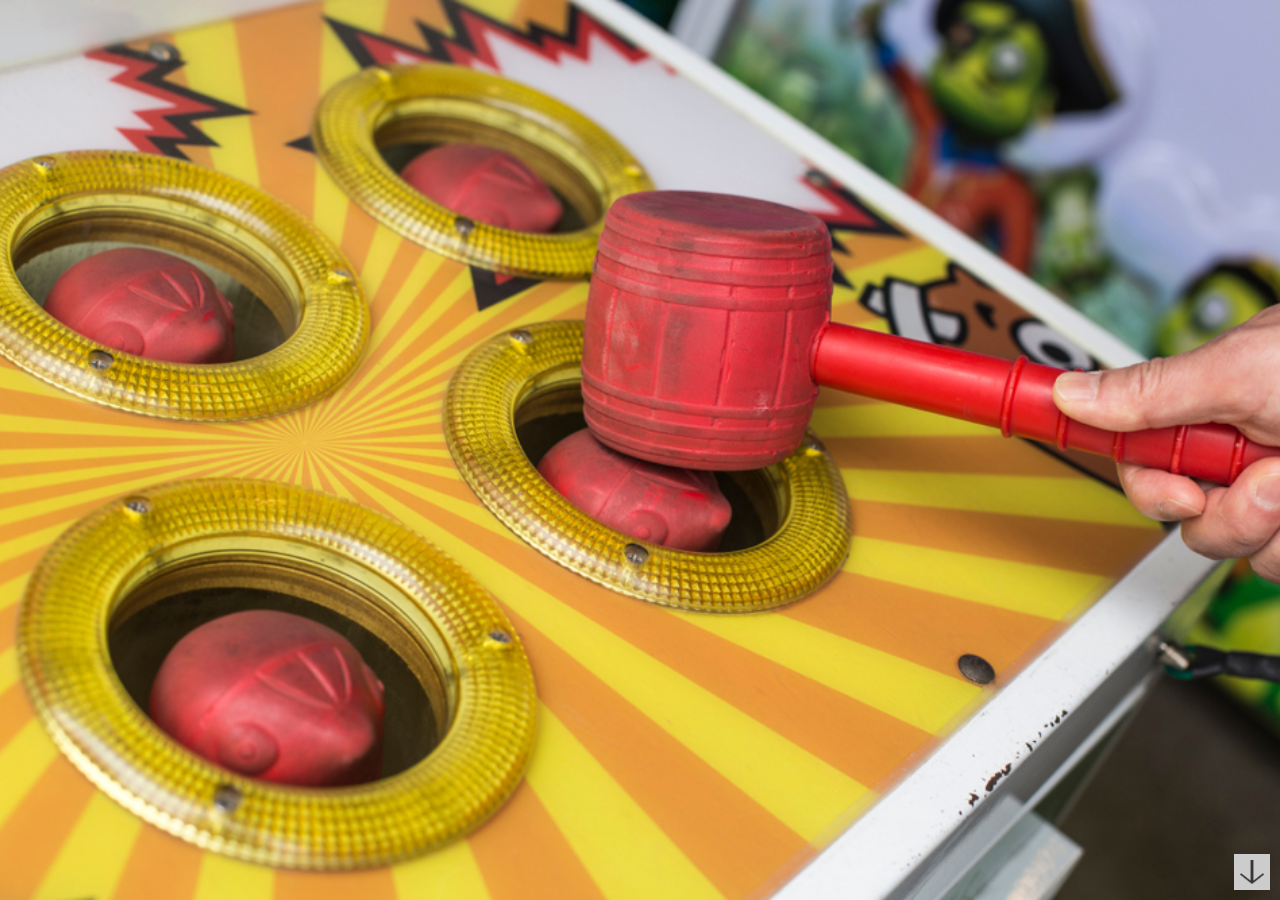
<file: index.html>
<!DOCTYPE html>
<html lang="pt-BR">
    <head>
        <meta charset="UTF-8">
        <meta name="viewport" content="width=device-width, initial-scale=1.00">

        <!--Link CSS-->
        <link rel="stylesheet" href="CSS/style.css">

        <title>Whack-A-Mole</title>

    </head>
    <body>
        <section>
            <div class="banner">
                <img src="images/Whac-A-Mole.jpg" alt="Imagem do jogo físico">
            </div>
        </section>
        <footer>
            <div class="nextPage">
                <a href="regras.html" class="circulo">
                    <img src="images/arrow-down.png" alt="seta para baixo" class="arrow">
                </a>
            </div>
        </footer>
    </body>
</html>
</file>
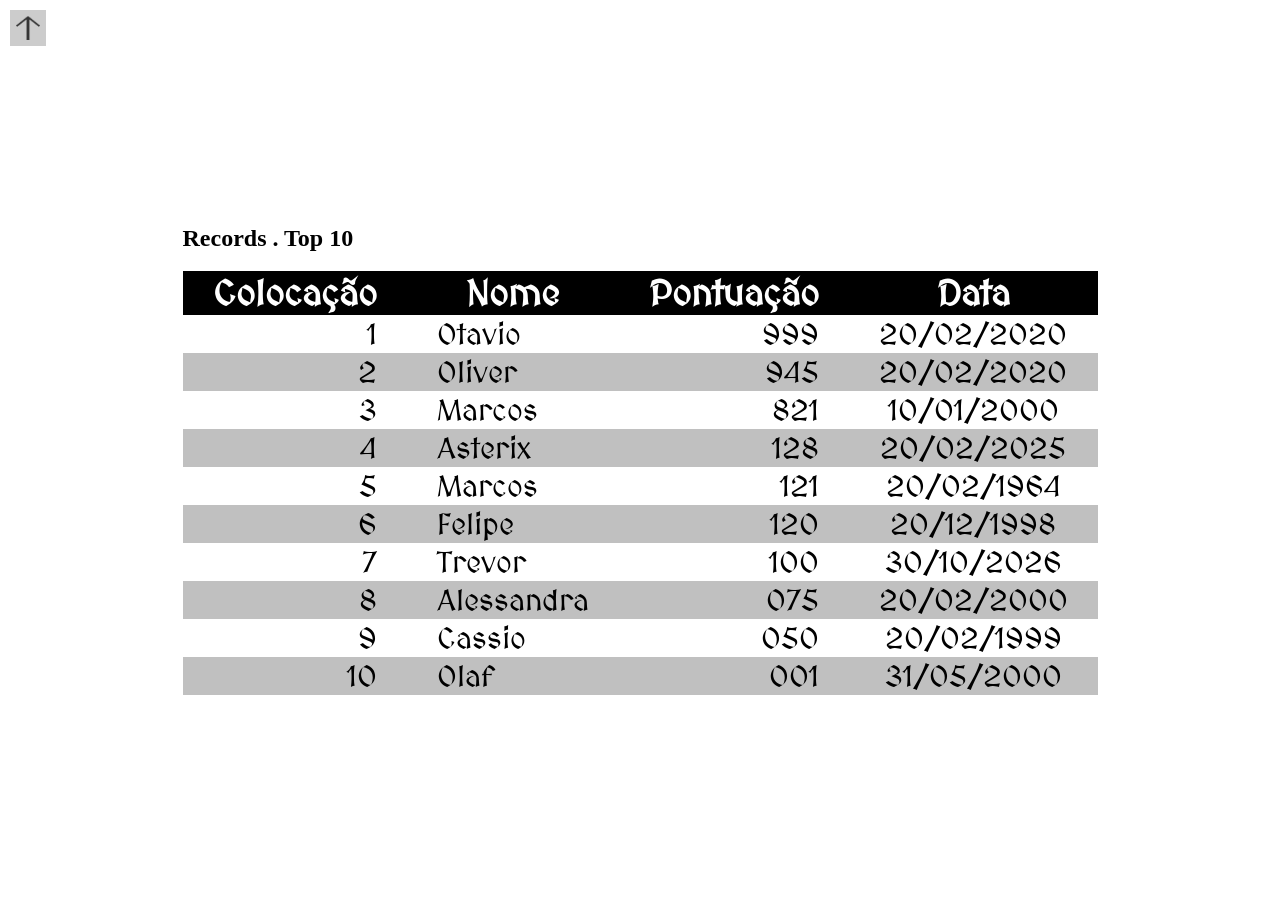
<file: recordes.html>
<!DOCTYPE html>
<html lang="pt-BR">
    <head>
        <meta charset="UTF-8">
        <meta name="viewport" content="width=device-width, initial-scale=1.00">

        <!--Link CSS-->
        <link rel="stylesheet" href="CSS/style.css">

        <!--Fonte Medieval Sharp-->
        <link rel="preconnect" href="https://fonts.googleapis.com">
        <link rel="preconnect" href="https://fonts.gstatic.com" crossorigin>
        <link href="https://fonts.googleapis.com/css2?family=Bungee+Spice&family=MedievalSharp&display=swap" rel="stylesheet">

        <title>Recordes do Whack-A-Mole</title>

    </head>
    <body>
        <header>
            <div class="previousPage">
                <a href="tabuleiro.html" class="circulo">
                    <img src="images/arrow-up.png" alt="seta para cima" class="arrow">
                </a>
            </div>
        </header>
        <section class="records">
            <div>
                <h2 class="heading">Records . Top 10</h2>
                <table>
                    <thead>
                        <tr><th>Colocação</th><th>Nome</th><th>Pontuação</th><th>Data</th></tr>
                    </thead>
                    <tbody>
                        <tr>
                            <td>1</td><td>Otavio</td><td>999</td><td>20/02/2020</td>
                        </tr>
                         <tr>
                            <td>2</td><td>Oliver</td><td>945</td><td>20/02/2020</td>
                        </tr>
                         <tr>
                            <td>3</td><td>Marcos</td><td>821</td><td>10/01/2000</td>
                        </tr>
                         <tr>
                            <td>4</td><td>Asterix</td><td>128</td><td>20/02/2025</td>
                        </tr>
                         <tr>
                            <td>5</td><td>Marcos</td><td>121</td><td>20/02/1964</td>
                        </tr>
                         <tr>
                            <td>6</td><td>Felipe</td><td>120</td><td>20/12/1998</td>
                        </tr>
                         <tr>
                            <td>7</td><td>Trevor</td><td>100</td><td>30/10/2026</td>
                        </tr>
                         <tr>
                            <td>8</td><td>Alessandra</td><td>075</td><td>20/02/2000</td>
                        </tr>
                         <tr>
                            <td>9</td><td>Cassio</td><td>050</td><td>20/02/1999</td>
                        </tr>
                         <tr>
                            <td>10</td><td>Olaf</td><td>001</td><td>31/05/2000</td>
                        </tr>
                    </tbody>
                </table>
            </div>
        </section>
    </body>
</html>
</file>
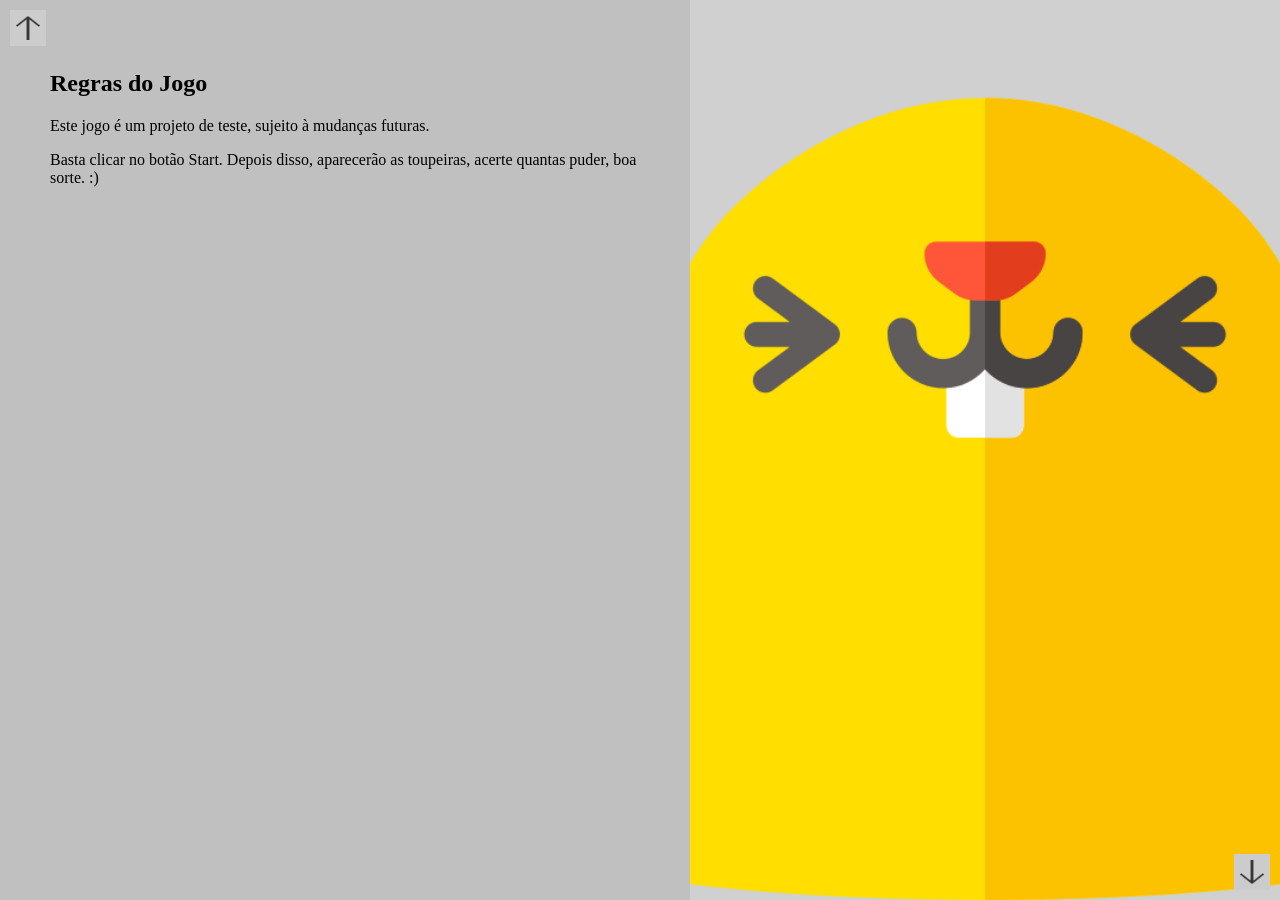
<file: regras.html>
<!DOCTYPE html>
<html lang="pt-BR">
    <head>
        <meta charset="UTF-8">
        <meta name="viewport" content="width=device-width, initial-scale=1.00">

        <!--Link CSS-->
        <link rel="stylesheet" href="CSS/style.css">
        
        <title>Regras do Jogo</title>

    </head>
    <body>
        <header>
            <div class="previousPage">
                <a href="index.html" class="circulo">
                    <img src="images/arrow-up.png" alt="seta para cima" class="arrow">
                </a>
            </div>
        </header>
        <section class="regras">
            <div class="contentBox">
                <h2 class="heading">Regras do Jogo</h2>
                <p class="text">
                    Este jogo é um projeto de teste, sujeito à mudanças futuras.
                </p>
                <p class="text">
                    Basta clicar no botão Start. Depois disso, aparecerão as toupeiras,
                    acerte quantas puder, boa sorte. :)
                </p>
            </div>
            <div class="imgBox"></div>
        </section>
        <footer>
            <div class="nextPage">
                <a href="tabuleiro.html" class="circulo">
                    <img src="images/arrow-down.png" alt="seta para baixo" class="arrow">
                </a>
            </div>
        </footer>
    </body>
</html>
</file>
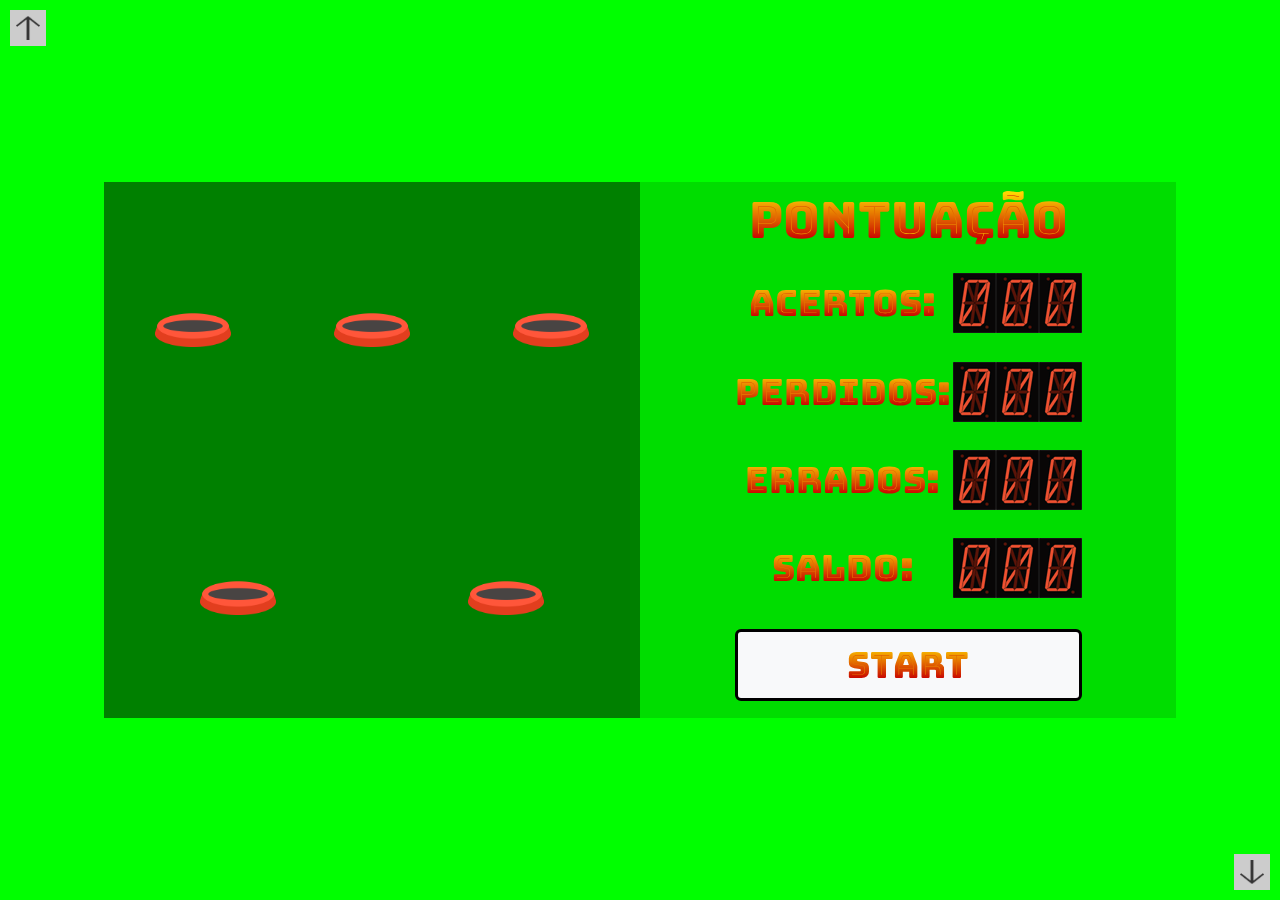
<file: tabuleiro.html>
<!DOCTYPE html>
<html lang="pt-BR">
    <head>
        <meta charset="UTF-8">
        <meta name="viewport" content="width=device-width, initial-scale=1.00">

        <!--Link Google Fonts-->
        <link rel="preconnect" href="https://fonts.googleapis.com">
        <link rel="preconnect" href="https://fonts.gstatic.com" crossorigin>
        <link href="https://fonts.googleapis.com/css2?family=Bungee+Spice&display=swap" rel="stylesheet">
        
        <!--Link BootStrap-->
        <link href="https://cdn.jsdelivr.net/npm/bootstrap@5.3.8/dist/css/bootstrap.min.css" rel="stylesheet"
         integrity="sha384-sRIl4kxILFvY47J16cr9ZwB07vP4J8+LH7qKQnuqkuIAvNWLzeN8tE5YBujZqJLB" 
         crossorigin="anonymous">

        <!--Link CSS-->
        <link rel="stylesheet" href="CSS/style.css">
        
        <!--Link script-->
        <script src="JavaScript/jogo.js"></script>

        <title>Tabuleiro do Jogo</title>

    </head>
    <body>
        <header>
            <div class="previousPage">
                <a href="regras.html" class="circulo">
                    <img src="images/arrow-up.png" alt="seta para cima" class="arrow">
                </a>
            </div>
        </header>
        <section class="tabuleiro" id="tabuleiro">
            <div class="gramado" id="idgramado">
                <img src="images/hole.png" alt="buraco vazio" class="hole" id="buraco0">
                <img src="images/hole.png" alt="buraco vazio" class="hole" id="buraco1">
                <img src="images/hole.png" alt="buraco vazio" class="hole" id="buraco2">
                <img src="images/hole.png" alt="buraco vazio" class="hole" id="buraco3">
                <img src="images/hole.png" alt="buraco vazio" class="hole" id="buraco4">
            </div>
            <div class="pontos">
                <table>
                    <thead>
                        <tr><th colspan="2">Pontuação</th></tr>
                    </thead>
                    <tbody>
                        <tr>
                            <td>Acertos:</td>
                            <td class="pontuacao" id="acertos">
                                <img src="images/caractere_0.gif" alt="0"><img src="images/caractere_0.gif" 
                                alt="0"><img src="images/caractere_0.gif" alt="0">
                            </td>
                        </tr>
                        <tr>
                            <td>Perdidos:</td>
                            <td class="pontuacao" id="perdidos">
                                <img src="images/caractere_0.gif" alt="0"><img src="images/caractere_0.gif" 
                                alt="0"><img src="images/caractere_0.gif" alt="0">
                            </td>
                        </tr>
                        <tr>
                            <td>Errados:</td>
                            <td class="pontuacao" id="errados">
                                <img src="images/caractere_0.gif" alt="0"><img src="images/caractere_0.gif" 
                                alt="0"><img src="images/caractere_0.gif" alt="0">
                            </td>
                        </tr>
                        <tr>
                            <td>Saldo:</td>
                            <td class="pontuacao" id="saldo">
                                <img src="images/caractere_0.gif" alt="0"><img src="images/caractere_0.gif" 
                                alt="0"><img src="images/caractere_0.gif" alt="0">
                            </td>
                        </tr>
                        <tr>
                            <td colspan="2">
                                <button id="start" class="btn btn-light">Start</button>
                            </td>
                        </tr>
                    </tbody>
                </table>
            </div>
        </section>
        <footer>
            <div class="nextPage">
                <a href="recordes.html" class="circulo">
                    <img src="images/arrow-down.png" alt="seta para baixo" class="arrow">
                </a>
            </div>
        </footer>
    </body>
</html>
</file>
<file: CSS/style.css>
/*Modificando index.html*/
body {
    margin:0px;
    border:0px;
    padding:0px
}

.banner {
    height:100vh;
    padding: 0;
}

.banner img {
    position: absolute;
    top: 0;
    left: 0;
    width: 100%;
    height: 100%;
    object-fit: cover;
}

/*Posicionando os containeres para as mudanças de página*/

.nextPage {
    position: fixed;
    bottom: 10px;
    right: 10px;
    display: flex;
    align-items: center;
    justify-content: center;
    z-index: 3;
}

.previousPage {
    position: fixed;
    top: 10px;
    left: 10px;
    display: flex;
    align-items: center;
    justify-content: center;
    z-index: 3;
}

/*Definindo parâmetros dos circulos que representam os botões de passagem de página*/

.circulo {
    background-color: #CCCCCC;
    border: 50%;
    width: 36px;
    height: 36px;
    display: flex;
    align-items: center;
    justify-content: center;
}

/*Definindo o tamanho das setas*/

.arrow {
    width: 24px;
    height: 24px;
}

/*Alterando regras.html*/

.regras {
    height: 100vh;
    display: flex;
    background-color: #D0D0D0;
}

.regras .contentBox {
    width: 100%;
    padding: 50px;
    background-color: #C0C0C0;
}

.regras .imgBox {
    width: 100%;
    background: url(../images/Mole.png);
    background-size: cover;
    background-position: center;
    background-repeat: no-repeat;
}

/*Alterando tabuleiro.html*/

.tabuleiro {
    height: 100vh;
    display: flex;
    align-items: center;
    justify-content: center;
    background-color: #00FF00;
}

.gramado {
    width: 536px;
    height: 536px;
    background-color: #008000;
    display: flex;
    align-items: center;
    justify-content: space-around;
    flex-wrap: wrap;
    cursor: url(../images/hammer.png), crosshair;
    padding: 0px;
}

.gramado img {
    padding: 25px 50px 25px 50px;
    box-sizing: content-box;
    width: 76px;
    height: 61px;
}

.pontos {
    width: 536px;
    height: 536px;
    font-family: 'Bungee Spice', sans-serif;
    display: flex;
    justify-content: center;
    background-color: #00DD00;
}

.pontos th {
    font-size: 50px;
    text-align: center;
}

.pontos td:first-child {
    font-size: 36px;
    text-align: center;
}


#start {
    width: 100%;
    font-size: 36px;
    border: 3px solid #000000;
}

/*Alterando recordes.html*/

.records {
    height: 100vh;
    display: flex;
    align-items: center;
    justify-content: center;
}

.records table {
    border-collapse: collapse;
    font-family: 'MedievalSharp', cursive;
}

.records th {
    background-color: #000000;
    color: #FFFFFF;
    text-align: center;
    font-size: 36px;
    padding-left: 30px;
    padding-right: 30px;
}

.records td {
    font-size: 30px;
    padding-left: 30px;
    padding-right: 30px;
}

.records tr:nth-child(even) {
    background-color: #C0C0C0;
}

.records td:first-child, td:nth-child(3) {
    text-align: right;
}

.records td:nth-child(4) {
    text-align: center;
}

/*Responsividade para telas menores do que 991px*/

@media(max-width:991px) {
    /*Regras*/
    .regras {
        flex-direction: column;
    }

    .regras .imgBox {
        height: 100%;
    }

    /*Tabuleiro*/
    .tabuleiro {
        flex-direction: column-reverse;
        height: 100%;
    }

    .pontos th {
        font-size: 30px;
    }

    .pontos td:first-child {
        font-size: 20px;
    }

    .gramado {
        height: 400px;
        width: 400px;
    }

    .pontos {
        height: 400px;
        width: 400px;
    }

    .gramado img{
        padding: 10px 30px;
    }

    /*Recordes*/
    .records tr th td {
        padding-left: 10px;
        padding-right: 10px;
    }

    .records th {
        font-size: 18px;
    }

    .records td {
        font-size: 15px;
    }
}
</file>
